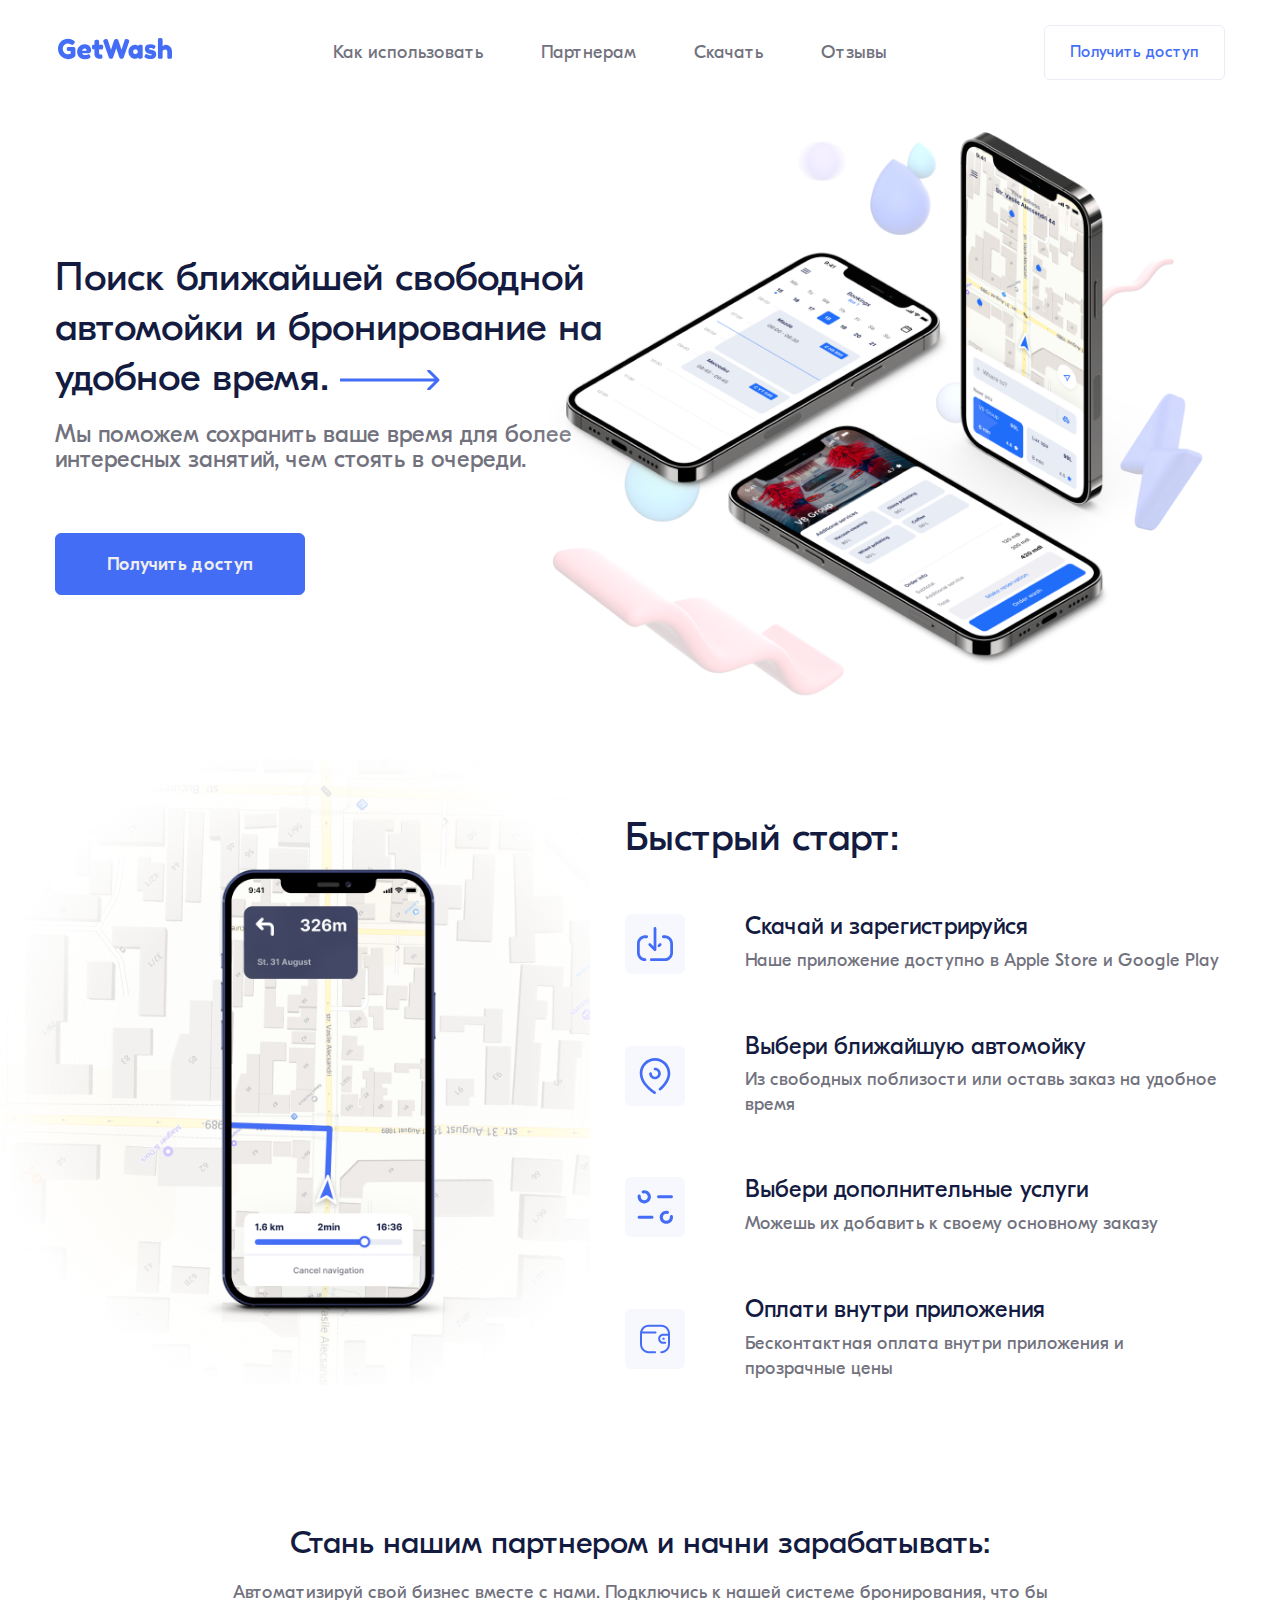
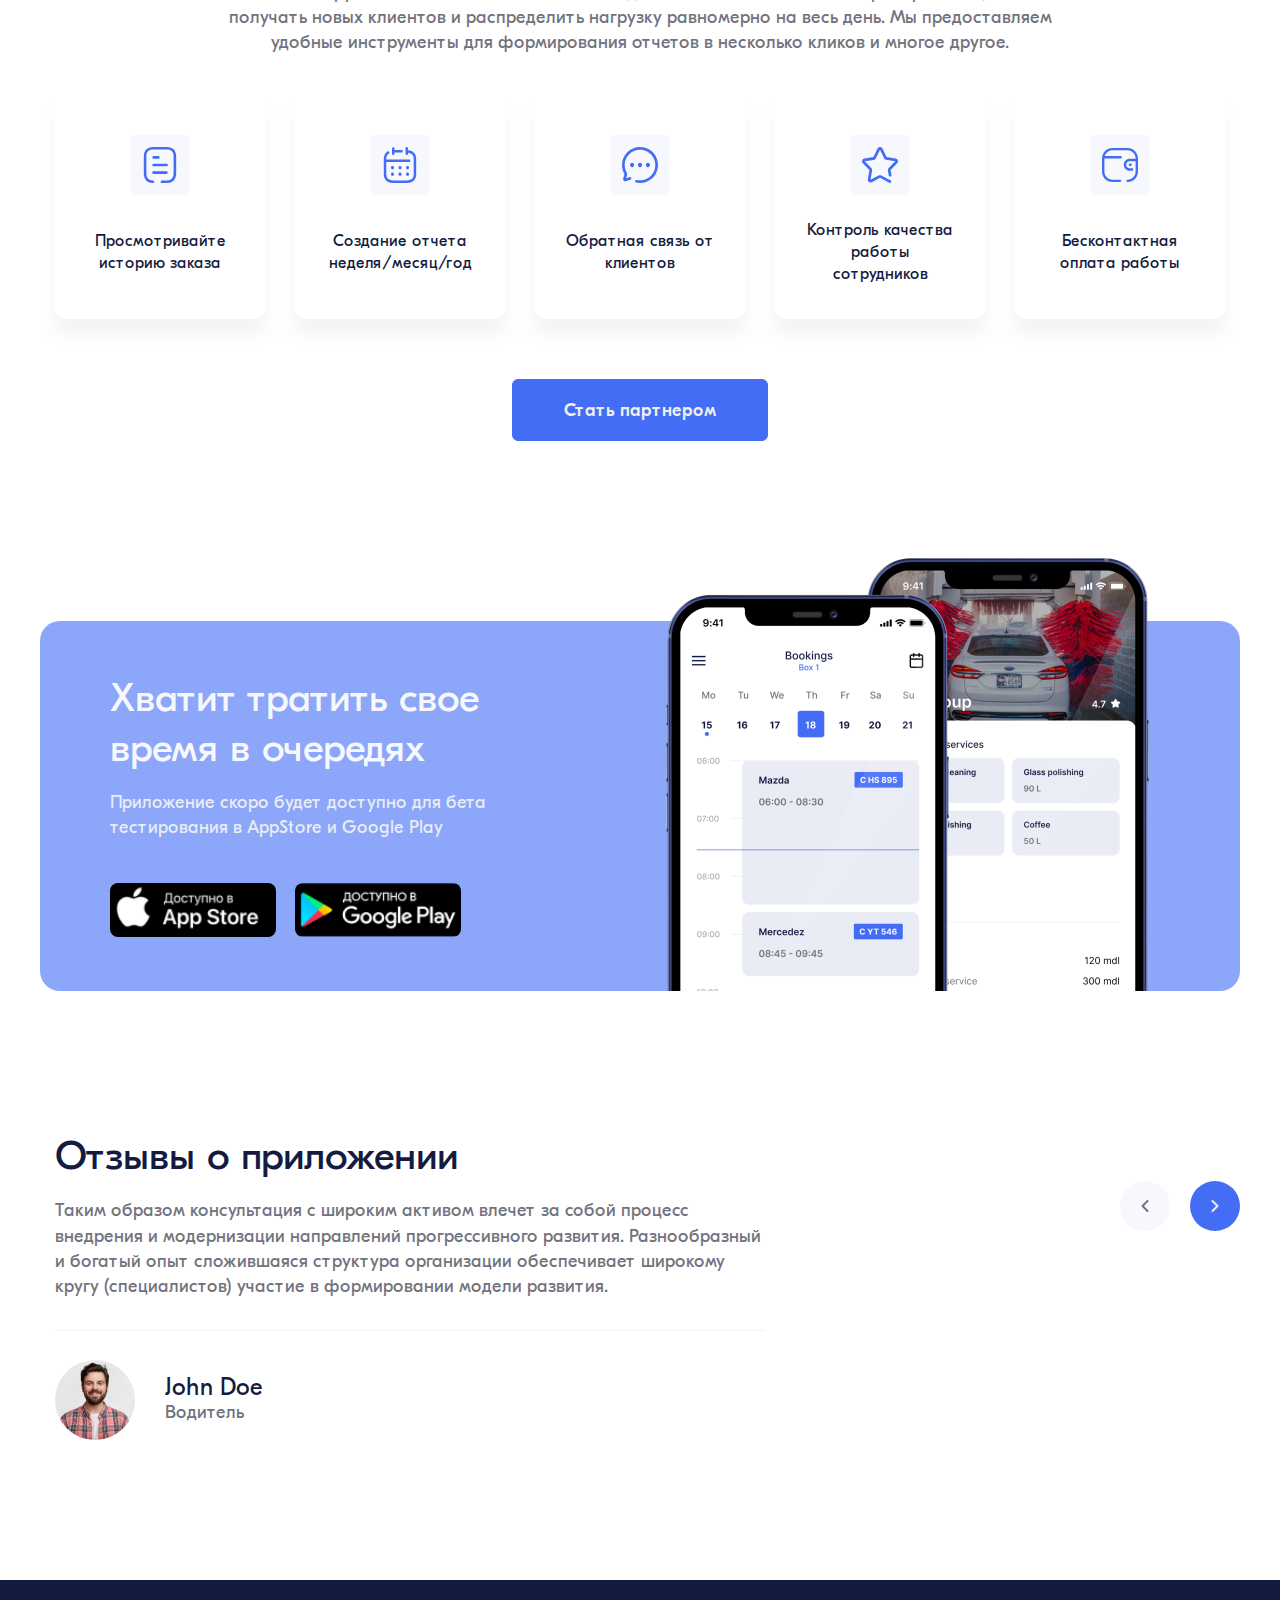
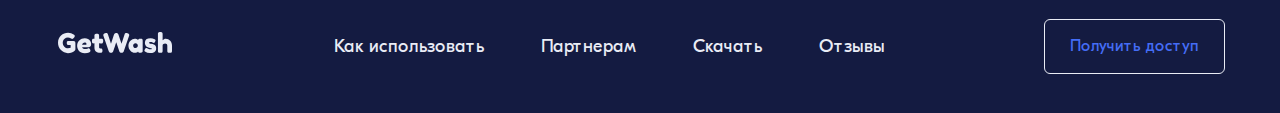
<file: index.html>
<!DOCTYPE html>
<html lang="ru" class="page">
	<head>
		<meta charset="UTF-8" />
		<meta http-equiv="X-UA-Compatible" content="IE=edge" />
		<meta name="viewport" content="width=device-width, initial-scale=1.0" />
		<title>Пример верстки страницы на реальном макете.</title>

		<link rel="stylesheet" href="./css/fonts.css" />
		<link rel="stylesheet" href="./css/style.css" />

		<!-- ! SEO, ALLY, LAYOUT -->
		<style>
			.visually-hidden {
				position: absolute;

				width: 1px;
				height: 1px;
				margin: -1px;
				border: 0;
				padding: 0;

				white-space: nowrap;

				clip-path: inset(100%);
				clip: rect(0 0 0 0);
				overflow: hidden;
			}

			.font-size {
				position: absolute;

				font-size: 0;
			}
			.display-none {
				position: absolute;

				display: none;
			}
			.visibility {
				position: absolute;

				visibility: hidden;
			}
			.opacity {
				position: absolute;

				opacity: 0;
			}
		</style>
	</head>
	<body class="page__body">
		<header class="page__header page-header">
			<div class="container page-header__container">
				<a class="page-header__logo">
					<img src="./img/logo.svg" alt="GetWash app" width="120" height="22" />
				</a>

				<nav class="page-header__nav">
					<ul class="page-header__menu main-menu">
						<li class="main-menu__item">
							<a class="main-menu__link" href="#"> Как использовать </a>
						</li>
						<li class="main-menu__item">
							<a class="main-menu__link" href="#"> Партнерам </a>
						</li>
						<li class="main-menu__item">
							<a class="main-menu__link" href="#"> Скачать </a>
						</li>
						<li class="main-menu__item">
							<a class="main-menu__link" href="#"> Отзывы </a>
						</li>
					</ul>
				</nav>

				<button class="page-header__btn btn-transparent" type="button">
					Получить доступ
				</button>
			</div>
		</header>

		<main class="page__main">
			<section class="test">
				<!-- <h2 class="font-size">HIDE WITH font-size</h2> -->
				<!-- <h2 class="display-none">HIDE WITH visibility</h2>
				<h2 class="visibility">HIDE WITH visibility</h2> -->
				<!-- <h2 class="opacity">HIDE WITH opacity</h2> -->

				<h2 class="visually-hidden">HIDE WITH visually-hidden</h2>
			</section>

			<section class="hero">
				<div class="container">
					<h1 class="section-title hero__title">
						Поиск ближайшей свободной автомойки и бронирование на удобное время.
					</h1>

					<p class="hero__text">
						Мы поможем сохранить ваше время для более интересных занятий, чем
						стоять в очереди.
					</p>

					<button class="hero__btn btn-blue" type="button">
						Получить доступ
					</button>

					<img
						class="hero__img"
						src="./img/banner-img.png"
						alt="GetWash app"
						width="940"
						height="700"
					/>
				</div>
			</section>

			<section class="start-steps">
				<div class="container">
					<img
						class="start-steps__img"
						src="./img/start-img.png"
						alt=""
						width="731"
						height="724"
					/>

					<h2 class="section-title start-steps__title">Быстрый старт:</h2>

					<ul class="start-steps__list steps-list">
						<li class="steps-list__item step">
							<svg
								class="step__icon"
								width="30"
								height="30"
								viewBox="0 0 30 30"
								fill="none"
								xmlns="http://www.w3.org/2000/svg"
							>
								<path
									d="M23.3296 7.79689C27.0075 7.79689 30 10.9077 30 14.7312V22.3313C30 26.1454 27.015 29.25 23.3446 29.25H11.9237C11.2862 29.25 10.7702 28.7105 10.7702 28.0493C10.7702 27.3851 11.2862 26.8471 11.9237 26.8471H23.3446C25.74 26.8471 27.69 24.8215 27.69 22.3313V14.7312C27.69 12.2316 25.734 10.1982 23.3296 10.1982H21.9331C21.2956 10.1982 20.7796 9.66183 20.7796 8.99756C20.7796 8.33485 21.2956 7.79689 21.9331 7.79689H23.3296ZM8.06692 7.79767C8.70441 7.79767 9.22191 8.33563 9.22191 8.99834C9.22191 9.66105 8.70441 10.199 8.06692 10.199H6.65543C4.25996 10.199 2.30998 12.2261 2.30998 14.7148V22.3149C2.30998 24.8145 4.26596 26.8479 6.67043 26.8479C7.30793 26.8479 7.82542 27.3858 7.82542 28.0485C7.82542 28.7113 7.30793 29.2492 6.67043 29.2492C2.99247 29.2492 0 26.1384 0 22.3149L0 14.7148C0 10.9007 2.98497 7.79767 6.65543 7.79767H8.06692ZM14.9997 0.75C15.6372 0.75 16.1562 1.26496 16.1562 1.89933V19.8319C16.1562 20.2976 15.8742 20.717 15.4407 20.8946C15.0087 21.0722 14.5107 20.9722 14.1807 20.6439L9.81875 16.2824C9.59525 16.0585 9.48276 15.7644 9.48276 15.4704C9.48276 15.1763 9.59525 14.8808 9.82175 14.6569C10.2747 14.2091 11.0052 14.2106 11.4552 14.6599L13.8447 17.0481V1.89933C13.8447 1.26496 14.3622 0.75 14.9997 0.75ZM18.5418 14.6626C18.9903 14.2118 19.7208 14.2073 20.1752 14.6536C20.6297 15.0984 20.6327 15.8253 20.1842 16.2791L19.0923 17.3792C18.6453 17.8299 17.9133 17.8344 17.4603 17.3866C17.2308 17.1627 17.1168 16.8672 17.1168 16.5702C17.1168 16.2791 17.2278 15.9865 17.4513 15.7611L18.5418 14.6626Z"
									fill="#446DF6"
								/>
							</svg>

							<p class="step__title">Скачай и зарегистрируйся</p>
							<p class="step__desc">
								Наше приложение доступно в Apple Store и Google Play
							</p>
						</li>
						<li class="steps-list__item step">
							<svg
								class="step__icon"
								width="26"
								height="30"
								viewBox="0 0 26 30"
								fill="none"
								xmlns="http://www.w3.org/2000/svg"
							>
								<path
									d="M13.05 0C20.0795 0.0276243 25.7775 5.76296 25.7499 12.7835V12.9229C25.655 17.94 22.6387 22.1034 20.1256 24.7119C19.4104 25.4578 18.6491 26.1734 17.8641 26.8416C17.3939 27.2428 16.6879 27.1876 16.2862 26.718C15.8844 26.247 15.9411 25.542 16.4113 25.1408C17.1383 24.5212 17.8457 23.8556 18.5108 23.1623C20.7473 20.8419 23.429 17.1731 23.5107 12.8821C23.5331 6.98763 18.8375 2.25862 13.0407 2.23494H12.9999C7.22293 2.23494 2.51153 6.91792 2.48914 12.6914C2.58792 15.5433 3.55207 18.2544 5.27883 20.5288C7.29406 23.2123 10.3511 26.0537 13.2567 27.9453C13.7757 28.282 13.9219 28.974 13.5834 29.4922C13.37 29.8211 13.0104 30 12.6443 30C12.4348 30 12.2241 29.9421 12.0344 29.8185C8.92336 27.794 5.64895 24.7501 3.49016 21.8758C1.48679 19.2357 0.365908 16.0852 0.25 12.769C0.27766 5.67877 5.99272 0 12.9999 0H13.05ZM12.9959 8.07511C15.6711 8.07511 17.8483 10.2482 17.8483 12.9212C17.8483 15.5929 15.6711 17.766 12.9959 17.766C10.3208 17.766 8.14361 15.5929 8.14361 12.9212C8.14361 12.3029 8.64544 11.8031 9.26318 11.8031C9.88092 11.8031 10.3827 12.3029 10.3827 12.9212C10.3827 14.359 11.555 15.531 12.9959 15.531C14.4369 15.531 15.6092 14.359 15.6092 12.9212C15.6092 11.4821 14.4369 10.3101 12.9959 10.3101C12.3782 10.3101 11.8764 9.81018 11.8764 9.19324C11.8764 8.57498 12.3782 8.07511 12.9959 8.07511Z"
									fill="#446DF6"
								/>
							</svg>

							<p class="step__title">Выбери ближайшую автомойку</p>
							<p class="step__desc">
								Из свободных поблизости или оставь заказ на удобное время
							</p>
						</li>
						<li class="steps-list__item step">
							<svg
								class="step__icon"
								width="29"
								height="28"
								viewBox="0 0 29 28"
								fill="none"
								xmlns="http://www.w3.org/2000/svg"
							>
								<path
									d="M23.6387 16.9911C24.0411 16.9911 24.4434 17.0358 24.8357 17.1235C25.513 17.2741 25.9388 17.9409 25.7846 18.6078C25.6287 19.2747 24.9547 19.6966 24.2791 19.5428C22.5356 19.1489 20.7921 20.5207 20.7921 22.283C20.7921 23.8319 22.0679 25.0928 23.6387 25.0928C25.2079 25.0928 26.4853 23.8319 26.4853 22.283C26.4853 22.1242 26.4719 21.967 26.4468 21.8164C26.3311 21.1396 26.7955 20.5009 27.4795 20.3867C28.1618 20.2742 28.8122 20.7309 28.9262 21.4077C28.9749 21.6923 29 21.9852 29 22.283C29 25.2004 26.5943 27.575 23.6387 27.575C20.6815 27.575 18.2775 25.2004 18.2775 22.283C18.2775 19.364 20.6815 16.9911 23.6387 16.9911ZM12.0674 21.0416C12.7615 21.0416 13.3248 21.5976 13.3248 22.2827C13.3248 22.9678 12.7615 23.5238 12.0674 23.5238H1.75733C1.06328 23.5238 0.5 22.9678 0.5 22.2827C0.5 21.5976 1.06328 21.0416 1.75733 21.0416H12.0674ZM5.86176 0.5C8.819 0.5 11.223 2.87294 11.223 5.79195C11.223 8.70931 8.819 11.0839 5.86176 11.0839C2.90452 11.0839 0.500503 8.70931 0.500503 5.79195C0.500503 5.49409 0.52565 5.2012 0.574266 4.91658C0.688264 4.23978 1.32866 3.78803 2.02103 3.89559C2.70502 4.00977 3.1694 4.64851 3.05372 5.32531C3.02858 5.47589 3.01516 5.63309 3.01516 5.79195C3.01516 7.34082 4.29094 8.60175 5.86176 8.60175C7.43259 8.60175 8.70836 7.34082 8.70836 5.79195C8.70836 4.24143 7.43259 2.98215 5.86176 2.98215C5.64718 2.98215 5.43259 3.00532 5.22807 3.05165C4.54911 3.21217 3.87518 2.79186 3.71759 2.12498C3.56001 1.45811 3.98079 0.789585 4.65808 0.635691C5.05036 0.544679 5.45439 0.5 5.86176 0.5ZM27.7423 4.55038C28.4364 4.55038 28.9997 5.10638 28.9997 5.79145C28.9997 6.47653 28.4364 7.03253 27.7423 7.03253H17.4339C16.7399 7.03253 16.1766 6.47653 16.1766 5.79145C16.1766 5.10638 16.7399 4.55038 17.4339 4.55038H27.7423Z"
									fill="#446DF6"
								/>
							</svg>

							<p class="step__title">Выбери дополнительные услуги</p>
							<p class="step__desc">
								Можешь их добавить к своему основному заказу
							</p>
						</li>
						<li class="steps-list__item step">
							<svg
								class="step__icon"
								width="36"
								height="36"
								viewBox="0 0 36 36"
								fill="none"
								xmlns="http://www.w3.org/2000/svg"
							>
								<path
									d="M24.3213 3.75C29.1067 3.75 33 7.73217 33 12.6284V23.3716C33 28.2678 29.1067 32.25 24.3213 32.25C23.7693 32.25 23.3213 31.7916 23.3213 31.2268C23.3213 30.662 23.7693 30.2037 24.3213 30.2037C28.004 30.2037 31 27.1396 31 23.3716V14.7975H26.0747C24.4573 14.7988 23.1387 16.1467 23.1373 17.8029C23.1387 19.459 24.4573 20.8069 26.0747 20.8083H28.1213C28.6733 20.8083 29.1213 21.2666 29.1213 21.8314C29.1213 22.3962 28.6733 22.8546 28.1213 22.8546H26.0747C23.3533 22.8532 21.1387 20.5873 21.1373 17.8029C21.1387 15.0185 23.3533 12.7525 26.0747 12.7511H31V12.6284C31 8.86038 28.004 5.79634 24.3213 5.79634H11.6773C8.70933 5.79634 6.21867 7.79902 5.35067 10.5425H18.532C19.084 10.5425 19.532 11.0008 19.532 11.5656C19.532 12.1318 19.084 12.5888 18.532 12.5888H5.004L5 12.6284V23.3716C5 27.1396 7.99467 30.2037 11.6773 30.2037H18.0387C18.5907 30.2037 19.0387 30.662 19.0387 31.2268C19.0387 31.7916 18.5907 32.25 18.0387 32.25H11.6773C6.892 32.25 3 28.2678 3 23.3716V12.6284C3 7.73217 6.892 3.75 11.6773 3.75H24.3213ZM26.7461 16.6875C27.2981 16.6875 27.7461 17.1459 27.7461 17.7106C27.7461 18.2754 27.2981 18.7338 26.7461 18.7338H26.2915C25.7395 18.7338 25.2915 18.2754 25.2915 17.7106C25.2915 17.1459 25.7395 16.6875 26.2915 16.6875H26.7461Z"
									fill="#446DF6"
								/>
							</svg>

							<p class="step__title">Оплати внутри приложения</p>
							<p class="step__desc">
								Бесконтактная оплата внутри приложения и прозрачные цены
							</p>
						</li>
					</ul>
				</div>
			</section>

			<section class="excellents">
				<div class="container">
					<h2 class="section-title section-title--small excellents__title">
						Стань нашим партнером и начни зарабатывать:
					</h2>
					<p class="excellents__subtitle">
						Автоматизируй свой бизнес вместе с нами. Подключись к нашей системе
						бронирования, что бы получать новых клиентов и распределить нагрузку
						равномерно на весь день. Мы предоставляем удобные инструменты для
						формирования отчетов в несколько кликов и многое другое.
					</p>

					<ul class="excellents__list">
						<li class="excellents__item excellents__item--history">
							Просмотривайте историю заказа
						</li>
						<li class="excellents__item excellents__item--report">
							Создание отчета неделя/месяц/год
						</li>
						<li class="excellents__item excellents__item--callback">
							Обратная связь от клиентов
						</li>
						<li class="excellents__item excellents__item--quality-controll">
							Контроль качества работы сотрудников
						</li>
						<li class="excellents__item excellents__item--payment">
							Бесконтактная оплата работы
						</li>
					</ul>

					<button class="excellents__btn btn-blue" type="button">
						Стать партнером
					</button>
				</div>
			</section>

			<section class="apps">
				<div class="container apps__container">
					<h2 class="section-title section-title--light apps__title">
						Хватит тратить свое время в очередях
					</h2>
					<p class="apps__subtitle">
						Приложение скоро будет доступно для бета тестирования в AppStore и
						Google Play
					</p>
					<ul class="apps__list">
						<li class="apps__item">
							<a class="apps__link" href="#">
								<span class="visually-hidden">app store</span>
								<img
									class="apps__icon"
									src="./img/app-store.png"
									alt="appstore"
									width="166"
									height="54"
								/>
							</a>
						</li>
						<li class="apps__item">
							<a class="apps__link" href="#">
								<span class="visually-hidden">google play</span>
								<img
									class="apps__icon"
									src="./img/g-play.png"
									alt="googleplay"
									width="166"
									height="54"
								/>
							</a>
						</li>
					</ul>
					<img
						class="apps__img"
						src="./img/app-phones.png"
						alt="GetWash App"
						width="522"
						height="438"
					/>
				</div>
			</section>

			<section class="reviews">
				<div class="container reviews__container">
					<h2 class="section-title reviews__title">Отзывы о приложении</h2>

					<article class="reviews__item reviews__item--active">
						<h3 class="visually-hidden">
							Отзыв о приложенни John Doe, Водитель
						</h3>
						<p class="reviews__text">
							Таким образом консультация с широким активом влечет за собой
							процесс внедрения и модернизации направлений прогрессивного
							развития. Разнообразный и богатый опыт сложившаяся структура
							организации обеспечивает широкому кругу (специалистов) участие в
							формировании модели развития.
						</p>

						<footer class="reviews__author">
							<img
								class="reviews__author-img"
								src="./img/man.avif"
								alt="author"
								width="80"
								height="80"
							/>
							<p class="reviews__author-name">John Doe</p>
							<p class="reviews__author-position">Водитель</p>
						</footer>
					</article>

					<article class="reviews__item">
						<h3 class="visually-hidden">
							Отзыв о приложенни John Doe, Водитель
						</h3>
						<p class="reviews__text">
							Таким образом консультация с широким активом влечет за собой
							процесс внедрения и модернизации направлений прогрессивного
							развития. Разнообразный и богатый опыт сложившаяся структура
							организации обеспечивает широкому кругу (специалистов) участие в
							формировании модели развития.
						</p>

						<footer class="reviews__author">
							<img
								class="reviews__author-img"
								src="./img/review-author.png"
								alt="author"
								width="80"
								height="80"
							/>
							<p class="reviews__author-name">John Doe</p>
							<p class="reviews__author-position">Водитель</p>
						</footer>
					</article>

					<article class="reviews__item">
						<h3 class="visually-hidden">
							Отзыв о приложенни John Doe, Водитель
						</h3>
						<p class="reviews__text">
							Таким образом консультация с широким активом влечет за собой
							процесс внедрения и модернизации направлений прогрессивного
							развития. Разнообразный и богатый опыт сложившаяся структура
							организации обеспечивает широкому кругу (специалистов) участие в
							формировании модели развития.
						</p>

						<footer class="reviews__author">
							<img
								class="reviews__author-img"
								src="./img/review-author.png"
								alt="author"
								width="80"
								height="80"
							/>
							<p class="reviews__author-name">John Doe</p>
							<p class="reviews__author-position">Водитель</p>
						</footer>
					</article>

					<button
						class="reviews__slider-btn reviews__slider-btn--next"
						type="button"
					>
						<span class="visually-hidden">next slide</span>
						<svg
							xmlns="http://www.w3.org/2000/svg"
							width="20"
							height="20"
							viewBox="0 0 20 20"
							fill="none"
							class="reviews__slider-btn-arrow"
						>
							<path
								d="M12.5 5L7.5 10L12.5 15"
								stroke="#72727E"
								stroke-width="2"
								stroke-linecap="round"
								stroke-linejoin="round"
							/>
						</svg>
					</button>
					<button
						class="reviews__slider-btn reviews__slider-btn--prev reviews__slider-btn--active"
						type="button"
					>
						<span class="visually-hidden">prev slide</span>
						<svg
							xmlns="http://www.w3.org/2000/svg"
							width="20"
							height="20"
							viewBox="0 0 20 20"
							fill="none"
							class="reviews__slider-btn-arrow"
						>
							<path
								d="M7.5 15L12.5 10L7.5 5"
								stroke="#EEEEEE"
								stroke-width="2"
								stroke-linecap="round"
								stroke-linejoin="round"
							/>
						</svg>
					</button>
				</div>
			</section>
		</main>

		<footer class="page__footer page-footer">
			<div class="container page-footer__container">
				<a class="page-footer__logo">
					<img src="./img/logo-white.svg" alt="" width="120" height="22" />
				</a>

				<nav class="page-footer__nav">
					<ul class="footer-menu">
						<li class="footer-menu__item">
							<a class="footer-menu__link" href="#"> Как использовать </a>
						</li>
						<li class="footer-menu__item">
							<a class="footer-menu__link" href="#"> Партнерам </a>
						</li>
						<li class="footer-menu__item">
							<a class="footer-menu__link" href="#"> Скачать </a>
						</li>
						<li class="footer-menu__item">
							<a class="footer-menu__link" href="#"> Отзывы </a>
						</li>
					</ul>
				</nav>

				<button class="page-footer__btn btn-transparent" type="button">
					Получить доступ
				</button>
			</div>
		</footer>
	</body>
</html>
</file>
<file: css/fonts.css>
@font-face {
	font-family: "GT Eesti Pro Display";
	src: local("GT Eesti Pro Display Light"), local("GTEestiProDisplay-Light"),
		url("../fonts/GTEestiProDisplay-Light.woff2") format("woff2");
	font-weight: 300;
	font-style: normal;
	font-display: swap;
}

@font-face {
	font-family: "GT Eesti Pro Display";
	src: local("GT Eesti Pro Display Light Italic"),
		local("GTEestiProDisplay-LightItalic"),
		url("../fonts/GTEestiProDisplay-LightItalic.woff2") format("woff2");
	font-weight: 300;
	font-style: italic;
	font-display: swap;
}

@font-face {
	font-family: "GT Eesti Pro Display";
	src: local("GT Eesti Pro Display Regular"), local("GTEestiProDisplay-Regular"),
		url("../fonts/GTEestiProDisplay-Regular.woff2") format("woff2");
	font-weight: normal;
	font-style: normal;
	font-display: swap;
}

@font-face {
	font-family: "GT Eesti Pro Display";
	src: local("GT Eesti Pro Display Regular Italic"),
		local("GTEestiProDisplay-RegularItalic"),
		url("../fonts/GTEestiProDisplay-RegularItalic.woff2") format("woff2");
	font-weight: normal;
	font-style: italic;
	font-display: swap;
}

@font-face {
	font-family: "GT Eesti Pro Display";
	src: local("GT Eesti Pro Display Medium"), local("GTEestiProDisplay-Medium"),
		url("../fonts/GTEestiProDisplay-Medium.woff2") format("woff2");
	font-weight: 500;
	font-style: normal;
	font-display: swap;
}

@font-face {
	font-family: "GT Eesti Pro Display";
	src: local("GT Eesti Pro Display Medium Italic"),
		local("GTEestiProDisplay-MediumItalic"),
		url("../fonts/GTEestiProDisplay-MediumItalic.woff2") format("woff2");
	font-weight: 500;
	font-style: italic;
	font-display: swap;
}
</file>
<file: css/style.css>
*,
*::after,
*::before {
	box-sizing: border-box;
}

:root {
	--btn-color-light: #eee;
	--btn-color-accent: #446df6;
	--btn-border-color-light: #e9ecf5;
	--text-color-dark: #141b41;
	--text-color-semiDark: #72727e;
	--text-color-light: #e9ecf5;
	--text-color-lighter: #f7f8fd;
}

img {
	max-width: 100%;
	object-fit: contain;
}

a {
	text-decoration: none;
}

button {
	font: inherit;
}

.page {
	height: 100%;
}

.page__body {
	height: 100%;
	margin: 0;

	font-family: "GT Eesti Pro Display", sans-serif;
	font-size: 18px;
	line-height: 140%;
}

.container {
	width: 1200px;
	padding-left: 15px;
	padding-right: 15px;
	margin-left: auto;
	margin-right: auto;
}

.btn-transparent {
	color: var(--btn-color-accent);
	font-size: 16px;
	padding: 14px 25px;
	border-radius: 6px;
	border: 1px solid var(--btn-border-color-light);
	background-color: transparent;
	cursor: pointer;
}

.btn-blue {
	color: var(--btn-color-light);
	font-weight: 500;
	padding: 18px 51px 17px;
	border-radius: 6px;
	background-color: var(--btn-color-accent);
	border: 1px solid var(--btn-color-accent);
	cursor: pointer;
}

.section-title {
	color: var(--text-color-dark);
	font-size: 40px;
	font-weight: 400;
	line-height: 125%;
	margin-top: 0;
}

.section-title--small {
	font-size: 32px;
}

.section-title--light {
	color: var(--text-color-lighter);
}

/* ? HEADER */

.page-header {
	padding-top: 25px;
	padding-bottom: 25px;
}

.page-header__container {
	display: flex;
	justify-content: space-between;
	align-items: center;
}

.main-menu {
	padding-left: 0;
	margin-top: 0;
	margin-bottom: 0;
	list-style-type: none;

	display: flex;
	column-gap: 58px;
}

.main-menu__link {
	color: var(--text-color-semiDark);
	padding-top: 10px;
	padding-bottom: 10px;
}

/* ? HERO */

.hero {
	position: relative;
	padding-top: 147px;
	padding-bottom: 119px;
}

.hero__img {
	position: absolute;
	right: 0;
	top: 0;
	max-height: 100%;
	width: 63%;
	height: auto;
}

.hero__title {
	width: 620px;
	margin-bottom: 20px;
}

.hero__title::after {
	content: "";
	width: 100px;
	height: 20px;
	background-image: url(../img/arrow.svg);
	background-size: 100%;
	background-repeat: no-repeat;
	background-position: center;
	display: inline-block;
}

.hero__text {
	color: var(--text-color-semiDark);
	font-size: 24px;
	width: 620px;
	margin-top: 0;
	margin-bottom: 60px;
}

/* ? STEPS  */

.start-steps {
	position: relative;
	padding-top: 98px;
	padding-bottom: 96px;
}

.start-steps__img {
	position: absolute;
	left: 0;
	top: 0;
	width: 50%;
	z-index: -1;
}

.start-steps__title {
	width: 600px;
	margin-left: auto;
	margin-bottom: 52px;
}

.steps-list {
	width: 600px;
	margin-left: auto;
	padding-left: 0;
	margin-top: 0;
	margin-bottom: 0;
	list-style-type: none;

	display: grid;
	row-gap: 60px;
}

.step {
	display: grid;
	grid-template-columns: 60px 1fr;
	gap: 8px 60px;
}

.step__icon {
	grid-row: span 2;
	align-self: center;

	width: 60px;
	height: 60px;
	padding: 12px;
	border-radius: 6px;
	background-color: #f7f8fd;
}

.step__title {
	color: var(--text-color-dark);
	font-size: 24px;
	margin-top: 0;
	margin-bottom: 0;
}

.step__desc {
	color: var(--text-color-semiDark);
	margin-top: 0;
	margin-bottom: 0;
}

/* ? EXCELLENTS */

.excellents {
	padding-top: 46px;
	padding-bottom: 65px;
	text-align: center;
}

.excellents__title {
	margin-bottom: 17px;
}

.excellents__subtitle {
	color: var(--text-color-semiDark);
	width: 841px;
	margin: 0 auto 40px;
}

.excellents__list {
	padding-left: 0;
	margin-top: 0;
	margin-bottom: 60px;
	list-style-type: none;

	display: grid;
	grid-template-columns: repeat(5, 1fr);
	gap: 30px;
}

.excellents__item {
	border-radius: 10px;
	background-color: #fff;
	box-shadow: 0px 16px 20px 0px rgba(20, 27, 65, 0.05);

	padding: 39px 28px 33px;
	display: grid;
	justify-items: center;
	row-gap: 24px;

	color: var(--text-color-dark);
	text-align: center;
	font-size: 16px;
	line-height: 140%;
}

.excellents__item::before {
	content: "";
	width: 60px;
	height: 60px;
	border-radius: 6px;
	background-color: #f7f8fd;
	background-size: 36px 36px;
	background-position: center;
	background-repeat: no-repeat;
}

.excellents__item--history::before {
	background-image: url(../img/document.svg);
}

.excellents__item--report::before {
	background-image: url(../img/calendar.svg);
}

.excellents__item--callback::before {
	background-image: url(../img/chat.svg);
}

.excellents__item--quality-controll::before {
	background-image: url(../img/star.svg);
}

.excellents__item--payment::before {
	background-image: url(../img/wallet.svg);
}

/* ? APPS */
.apps {
	padding-top: 115px;
	padding-bottom: 70px;
}

.apps__container {
	border-radius: 20px;
	background: rgba(120, 150, 248, 0.85);
	position: relative;
	padding-top: 52px;
	padding-left: 70px;
	padding-bottom: 54px;
}

.apps__img {
	position: absolute;
	right: 70px;
	bottom: 0;
}

.apps__title {
	width: 400px;
	margin-bottom: 17px;
}

.apps__subtitle {
	color: var(--text-color-light);
	width: 400px;
	margin-top: 0;
	margin-bottom: 43px;
}

.apps__list {
	width: 400px;
	padding-left: 0;
	margin-top: 0;
	margin-bottom: 0;
	list-style-type: none;
	display: flex;
	column-gap: 19px;
}

.apps__link {
	display: flex;
}

.apps__icon {
	object-fit: cover;
	border-radius: 8px;
}

/* ? REVIEW */

.reviews {
	padding-top: 70px;
	padding-bottom: 140px;
}

.reviews__container {
	position: relative;
}

.reviews__title {
	margin-bottom: 17px;
}

.reviews__item {
	width: 710px;
	display: none;
}

.reviews__item--active {
	display: block;
}

.reviews__text {
	color: var(--text-color-semiDark);
	margin-top: 0;
	margin-bottom: 30px;
}

.reviews__author {
	border-top: 2px solid #f7f8fd;
	padding-top: 29px;

	display: grid;
	grid-template-columns: 80px 1fr;
	column-gap: 30px;
}

.reviews__author-img {
	grid-row: span 2;
	border-radius: 50%;
	object-fit: cover;
}

.reviews__author-name {
	align-self: end;
	color: var(--text-color-dark);
	font-size: 24px;
	margin-top: 0;
	margin-bottom: 0;
}

.reviews__author-position {
	color: var(--text-color-semiDark);
	margin-top: 0;
	margin-bottom: 0;
}

.reviews__slider-btn {
	position: absolute;
	top: 50px;
	border-radius: 30px;
	width: 50px;
	height: 50px;
	border: none;
	background-color: #f7f8fd;
	cursor: pointer;
	display: flex;
}

.reviews__slider-btn--next {
	right: 70px;
}

.reviews__slider-btn--prev {
	right: 0;
}

.reviews__slider-btn--active {
	background-color: #446df6;
}

.reviews__slider-btn-arrow {
	margin: auto;
}

/* ? FOOTER */

.page-footer {
	background-color: #141b41;
	padding-top: 39px;
	padding-bottom: 39px;
}

.page-footer__container {
	display: flex;
	justify-content: space-between;
	align-items: center;
}

.footer-menu {
	padding-left: 0;
	margin-top: 0;
	margin-bottom: 0;
	list-style-type: none;

	display: flex;
	column-gap: 57px;
}

.footer-menu__link {
	color: var(--text-color-light);
	padding-top: 10px;
	padding-bottom: 10px;
}
</file>
